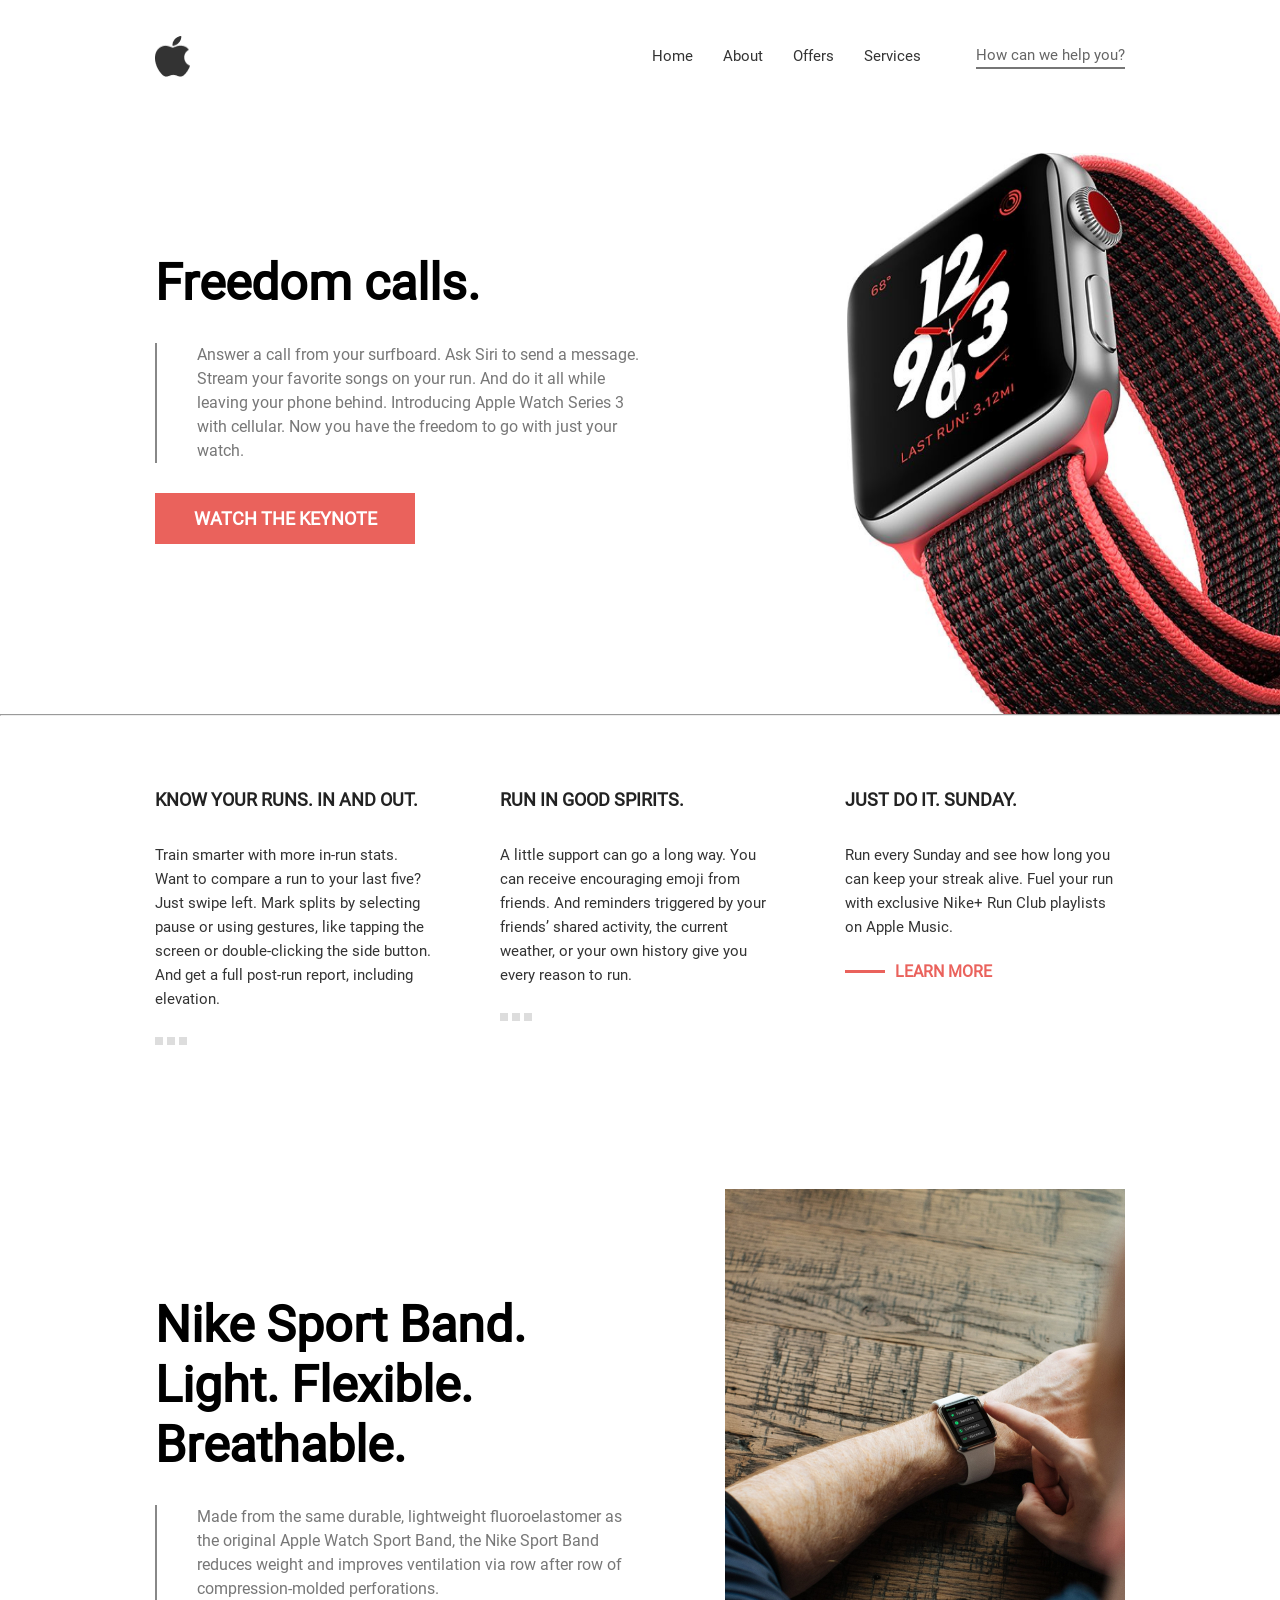
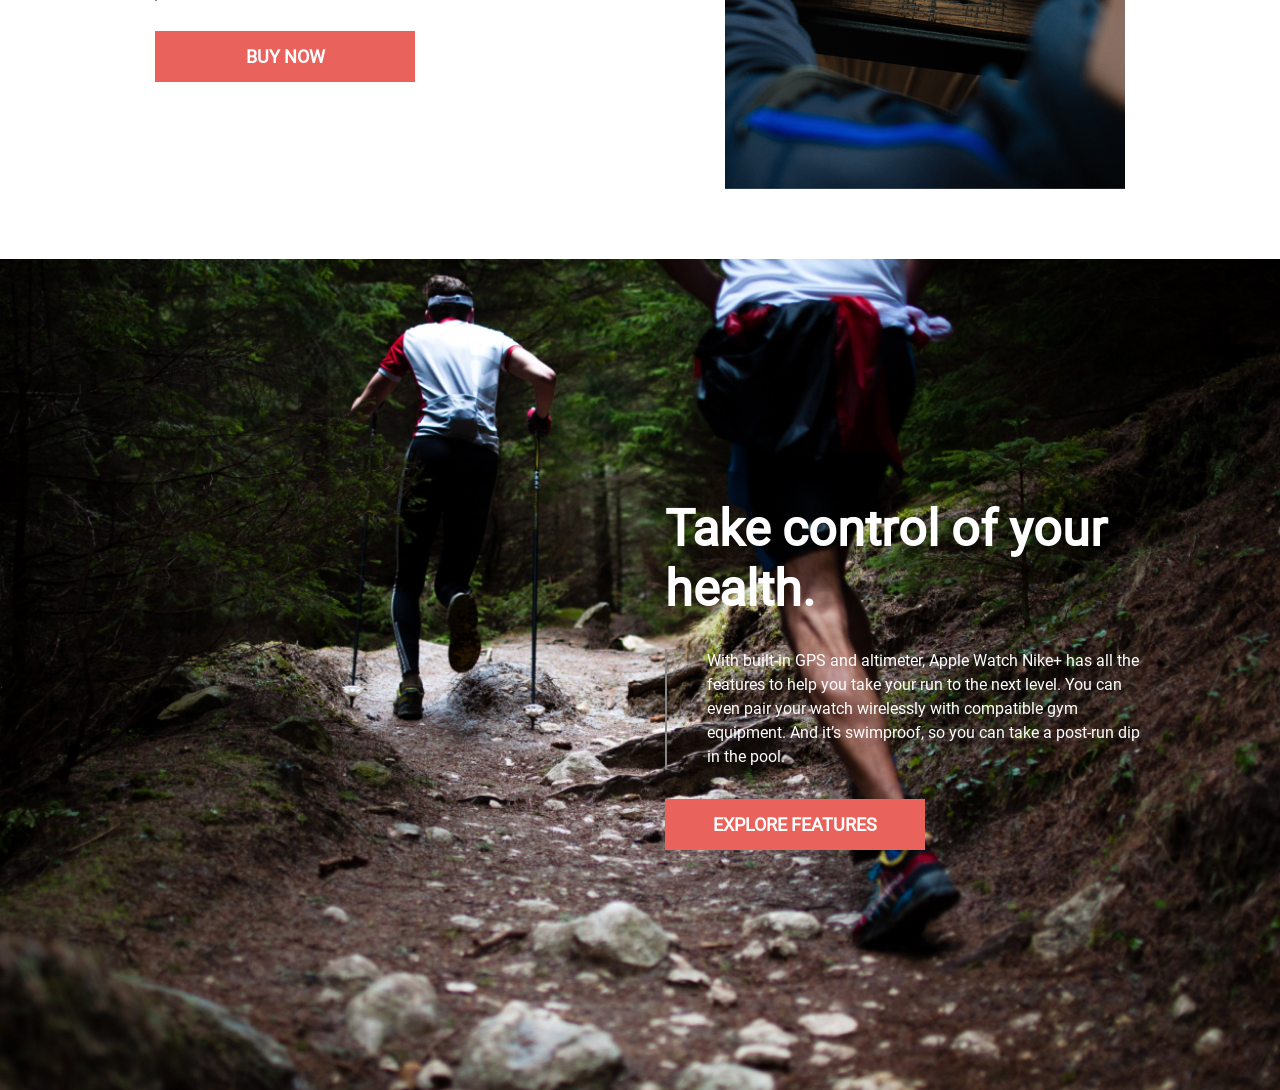
<file: index.html>
<!DOCTYPE html>
<html lang="en">
<head>
    <meta charset="UTF-8">
    <meta name="viewport" content="width=device-width, initial-scale=1.0">
    <title>Apple Watch</title>
    <link rel="stylesheet" href="../css/main.css">
    <link rel="stylesheet" href="../css/normalize.css">
</head>
<body>
    <!-- HEADERT START -->
    <header class="site-header">
        <div class="container">
            <div class="site-header__wrapper">
                <img class="apple-logo" src="../images/apple-logo.png" width="35px" height="41px" alt="Apple logo image">
                <div class="site-header___navbar">
                    <ul>
                        <li><a href="!#">Home</a></li>
                        <li><a href="!#">About</a></li>
                        <li><a href="!#">Offers</a></li>
                        <li><a href="!#">Services</a></li>
                        <div class="request-input">
                            <input class="site-header__input" type="text" placeholder="How can we help you?">
                        </div>
                    </ul>
                </div>
            </div>
        </div>
    </header>
    <!-- HEADERT END -->

   <!-- MAIN START -->
    <main class="site-main">
        <div class="container">
            <div class="main-wrapper">
                <h2 class="intro-heading">Freedom calls.</h2>
                <p class="description">Answer a call from your surfboard. Ask Siri to send a message. Stream your favorite songs on your run. And do it all while leaving your phone behind. Introducing Apple Watch Series 3 with cellular. Now you have the freedom to go with just your watch.</p>
                <button class="main">Watch the keynote</button>
            </div> 
        </div>
        <hr>
    </main>
   <!-- MAIN END -->

   <!-- SECTION START -->
   <section class="features-section">
        <div class="container">
            <div class="features-section__wrapper">
                <div class="features-section__wrapper-feature">
                    <h3 class="feature-heading">Know your runs. In and out.</h3>
                    <p class="feature-text">Train smarter with more in-run stats. Want to compare a run to your last five? Just swipe left. Mark splits by selecting pause or using gestures, like tapping the screen or double-clicking the side button. And get a full post-run report, including elevation.</p>
                    <div class="svg-rectangles">
                        <svg width="8" height="8" viewBox="0 0 8 8" fill="none"        xmlns="http://www.w3.org/2000/svg">
                            <rect width="8" height="8" fill="#DDDDDD"/>
                        </svg>
                        <svg width="8" height="8" viewBox="0 0 8 8" fill="none"        xmlns="http://www.w3.org/2000/svg">
                            <rect width="8" height="8" fill="#DDDDDD"/>
                        </svg>
                        <svg width="8" height="8" viewBox="0 0 8 8" fill="none"        xmlns="http://www.w3.org/2000/svg">
                            <rect width="8" height="8" fill="#DDDDDD"/>
                        </svg>
                    </div>
                </div>
                <div class="features-section__wrapper-feature">
                    <h3 class="feature-heading">Run in good spirits.</h3>
                    <p class="feature-text">A little support can go a long way. You can receive encouraging emoji from friends. And reminders triggered by your friends’ shared activity, the current weather, or your own history give you every reason to run.</p>
                    <div class="svg-rectangles">
                        <svg width="8" height="8" viewBox="0 0 8 8" fill="none"        xmlns="http://www.w3.org/2000/svg">
                            <rect width="8" height="8" fill="#DDDDDD"/>
                        </svg>
                        <svg width="8" height="8" viewBox="0 0 8 8" fill="none"        xmlns="http://www.w3.org/2000/svg">
                            <rect width="8" height="8" fill="#DDDDDD"/>
                        </svg>
                        <svg width="8" height="8" viewBox="0 0 8 8" fill="none"        xmlns="http://www.w3.org/2000/svg">
                            <rect width="8" height="8" fill="#DDDDDD"/>
                        </svg>
                    </div>
                </div>
                <div class="features-section__wrapper-feature">
                    <h3 class="feature-heading">Just do it. Sunday.</h3>
                    <p class="feature-text">Run every Sunday and see how long you can keep your streak alive. Fuel your run with exclusive Nike+ Run Club playlists on Apple Music.</p>
                    <div class="learn-more">
                        <img src="../images/line-learn-more.png" alt="">
                        <a href="!#">Learn more</a>
                    </div>
                </div>
            </div>
        </div>
   </section>
   <!-- SECTION END -->

   <!-- SECTION START -->
   <section class="info-section">
        <div class="container">
            <div class="info-section__wrapper">
                <div class="info-section__wrapper-content">
                    <h2 class="intro-heading">Nike Sport Band. Light. Flexible. Breathable.</h2>
                    <p class="description">Made from the same durable, lightweight fluoroelastomer as the original Apple Watch Sport Band, the Nike Sport Band reduces weight and improves ventilation via row after row of compression-molded perforations.</p>
                    <button class="main">Buy now</button>
                </div>
                <img src="../images/watch-in-hand.jpg" alt="Watch in hand">
            </div>
        </div>
   </section>
   <!-- SECTION END -->

   <!-- SECTION START -->
   <section class="health-control">
        <div class="container">
            <div class="health-control__wrapper">
                <div class="health-control__wrapper-content">
                    <h2 class="intro-heading">Take control of your health. </h2>
                    <p class="description">With built-in GPS and altimeter, Apple Watch Nike+ has all the features to help you take your run to the next level. You can even pair your watch wirelessly with compatible gym equipment. And it’s swimproof, so you can take a post-run dip in the pool.</p>
                    <button class="main">Explore features</button>
                </div>
            </div>
        </div>
   </section>
   <!-- SECTION START -->
</body>
</html>
</file>
<file: css/main.css>
@font-face {
    font-display: swap; 
    font-family: 'Roboto';
    font-style: normal;
    font-weight: 400;
    src: url('../fonts/roboto-v30-latin-regular.woff2') format('woff2');
  }

  /* ROOT */

  :root {
    /* colors */
    /* --colorPrimary: red; */
    /* --colorSecondary: red; */
    /* backrgrunds */
    --backgroundPrimary: #FFFFFF;
    --backgroundSecondary: #DDDDDD;
    /* btn colors */
    --btnColor: #FFF;
    /* --btnHover: red; */
    /* --btnDisabled: red; */
    /* fonts */
    --font-family: 'Roboto', serif;
    --font-weightPrimary: 700;
    --font-weightSecondary: 400;
  }

  * {
    box-sizing: border-box;
    margin: 0;
    padding: 0;
  }

  html {
    height: 100%;
    box-sizing: border-box;
    scroll-behavior: smooth;
  }

  body {
    width: 100%;
    height: 100%;
    display: flex;
    flex-direction: column;
    font-family: var(--font-family);
    font-weight: var(--font-weightPrimary);
  }

  .visually-hidden {
    clip: rect(0 0 0 0);
    clip-path: inset(50%);
    height: 1px;
    overflow: hidden;
    position: absolute;
    white-space: nowrap;
    width: 1px;
}

main {
    flex-grow: 1;
}

.container {
    width: 100%;
    max-width: 1000px;
    margin: 0 auto;
    padding: 0 15px;
}

ol, ul {
    list-style: none;
}

a {
    text-decoration: none;
    background-color: transparent;
}

/* UNIVERSAL CODES START */
h2.intro-heading {
    color: #000;
    font-family: var(--font-family);
    font-size: 50px;
    font-weight: var(--font-weightPrimary);
    line-height: 120%
}

p.description {
    color: #777;
    font-family: var(--font-family);
    font-size: 16px;
    font-weight: var(--font-weightSecondary);
    line-height: 150%;
    border-left: 2px solid #888;
    padding-left: 40px;
    margin: 30px 0;
}

button.main {
    color: #FFF;
    text-align: center;
    font-family: var(--font-family);
    font-size: 18px;
    font-weight: var(--font-weightPrimary);
    line-height: 150%;
    text-transform: uppercase;
    border: none;
    background: #EA625C;
    padding: 12px;
    width: 260px;
}

h3.feature-heading {
    color: #222;
    font-family: var(--font-family);
    font-size: 18px;
    font-weight: var(--font-weightPrimary);
    line-height: 150%; 
    text-transform: uppercase;
}

p.feature-text{
    color: #333;
    font-family: var(--font-family);
    font-size: 15px;
    font-weight: var(--font-weightSecondary);
    line-height: 160%;
    margin-top: 30px;
    margin-bottom: 20px;
}

/* UNIVERSAL CODES END */

/* HEADER STYLES START */
.site-header {
    padding: 30px 0 0 0;
}

.site-header .site-header__wrapper {
    display: flex;
    justify-content: space-between;
    align-items: center;
}

.site-header .site-header__wrapper .site-header___navbar ul {
    display: flex;
    align-items: center;
}

.site-header .site-header__wrapper .site-header___navbar ul li {
    margin: 15px;
}

.site-header .site-header__wrapper .site-header___navbar ul li a {
    color: #333;
    text-align: center;
    font-family: var(--font-family);
    font-size: 15px;
    font-weight: var(--font-weightSecondary);
    line-height: 150%;
}

.site-header .site-header__wrapper .site-header___navbar .request-input input{
    width: 149px;
    margin-left: 40px;
    border-top: transparent;
    border-right: transparent;
    border-left: transparent;
    padding: 3px 0;

}

.site-header .site-header__wrapper .site-header___navbar .request-input input::placeholder {
    color: #666;
    text-align: center;
    font-family: var(--font-family);
    font-size: 15px;
    font-weight: var(--font-weightSecondary);
    line-height: 150%; 
}
/* HEADER STYLES END */

/* MAIN STYLES START */
.site-main {
    padding-top: 170px;
    height: 100vh;
    background-image: url(../images/apple-watch-bg.png);
    background-repeat: no-repeat;
    background-position: calc(50% + 500px) 70px;
    background-size: 587px;
}

.site-main .main-wrapper {
    width: 490px;
}

hr {
    margin-top: 170px;
    color: #333333;
}
/* MAIN STYLES END */

/* SECTION STARTS features-section */
.features-section {
    padding: 70px 0;
}

.features-section .features-section__wrapper {
    display: flex;
    justify-content: space-between;
}

.features-section .features-section__wrapper .features-section__wrapper-feature {
    width: 280px;
}

.features-section .features-section__wrapper .features-section__wrapper-feature .learn-more a {
    color: #EA625C;
    font-family: var(--font-family);
    font-size: 16px;
    font-weight: var(--font-weightPrimary);
    line-height: 160%;
    text-transform: uppercase;
    margin-left: 10px;
}

.features-section .features-section__wrapper .features-section__wrapper-feature .learn-more {
    display: flex;
    align-items: center;
}
/* SECTION END features-section */

/* SECTION STARTING info section */
.info-section {
    padding: 70px 0;
}

.info-section .info-section__wrapper {
    display: flex;
    align-items: center;
    justify-content: space-between;
}

.info-section .info-section__wrapper .info-section__wrapper-content {
    width: 490px;
}
/* SECTION END info section */

/* SECTION STARTING health control */
.health-control {
    width: 100%;
    padding: 240px 0;
    background-image: url(../images/runners.jpg);
    background-repeat: no-repeat;
    background-position: top;
    background-size: cover;
}

.health-control .health-control__wrapper .health-control__wrapper-content {
    width: 490px;
    margin-left: 510px;
}

.health-control .health-control__wrapper .health-control__wrapper-content .intro-heading, 
.health-control .health-control__wrapper .health-control__wrapper-content .description {
    color: #FFF;
}
/* SECTION END health control */
</file>
